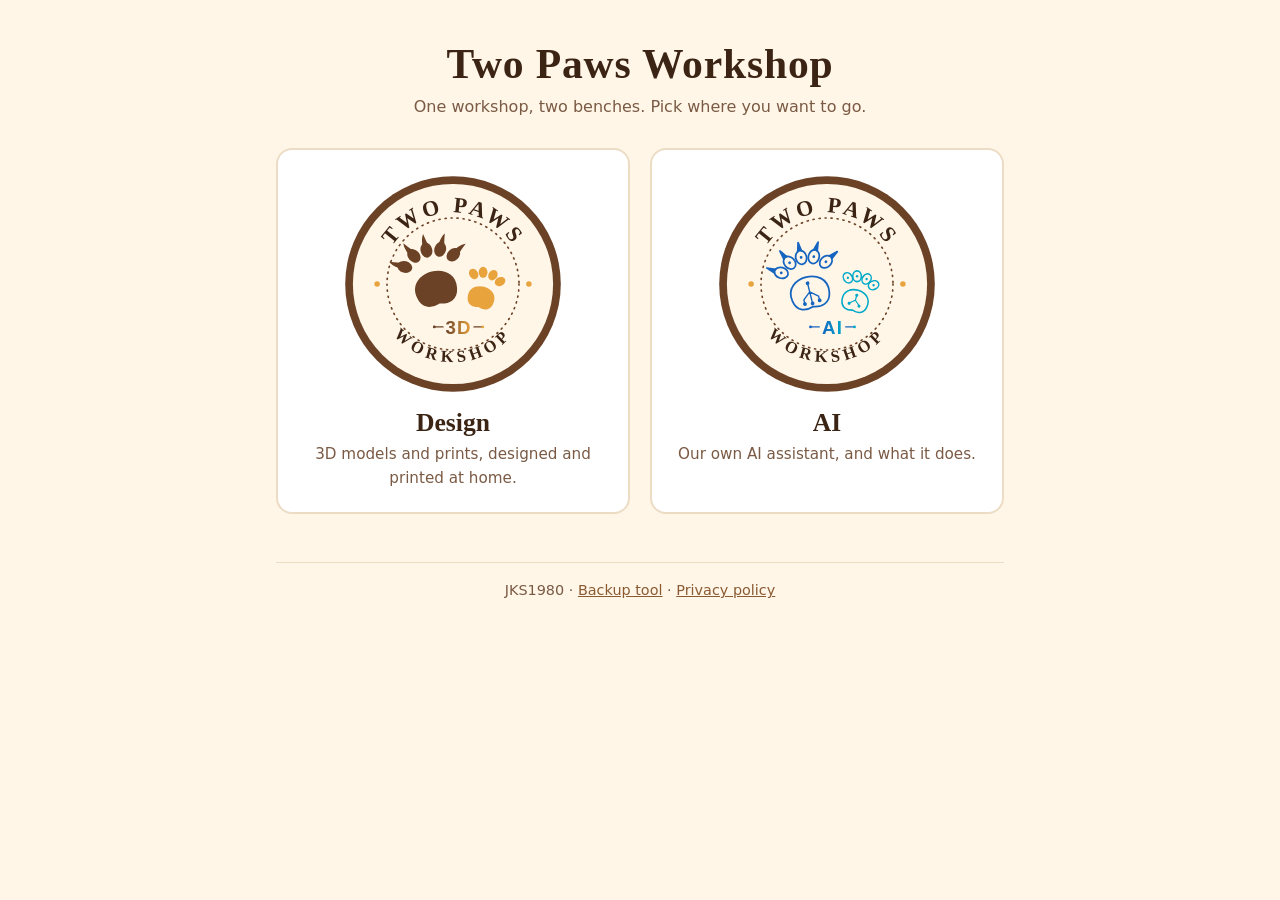
<file: index.html>
<!doctype html>
<html lang="en">
<head>
<meta charset="utf-8">
<meta name="viewport" content="width=device-width, initial-scale=1">
<title>Two Paws Workshop</title>
<meta name="description" content="Two Paws Workshop: 3D designs and AI projects by JKS1980.">
<link rel="icon" href="img/two-paws.svg" type="image/svg+xml">
<link rel="stylesheet" href="style.css">
</head>
<body class="home">
<main>
  <header class="hero">
    <h1>Two Paws Workshop</h1>
    <p class="sub">One workshop, two benches. Pick where you want to go.</p>
  </header>

  <nav class="choose" aria-label="Choose a section">
    <a class="door design" href="design.html">
      <img src="img/two-paws.svg" alt="Two Paws Workshop badge" width="220" height="220">
      <span class="name">Design</span>
      <span class="what">3D models and prints, designed and printed at home.</span>
    </a>
    <a class="door ai" href="ai.html">
      <img src="img/two-paws-ai.svg" alt="Two Paws Workshop AI badge" width="220" height="220">
      <span class="name">AI</span>
      <span class="what">Our own AI assistant, and what it does.</span>
    </a>
  </nav>

  <footer>
    JKS1980 · <a href="backup.html">Backup tool</a> · <a href="privacy.html">Privacy policy</a>
  </footer>
</main>
</body>
</html>
</file>
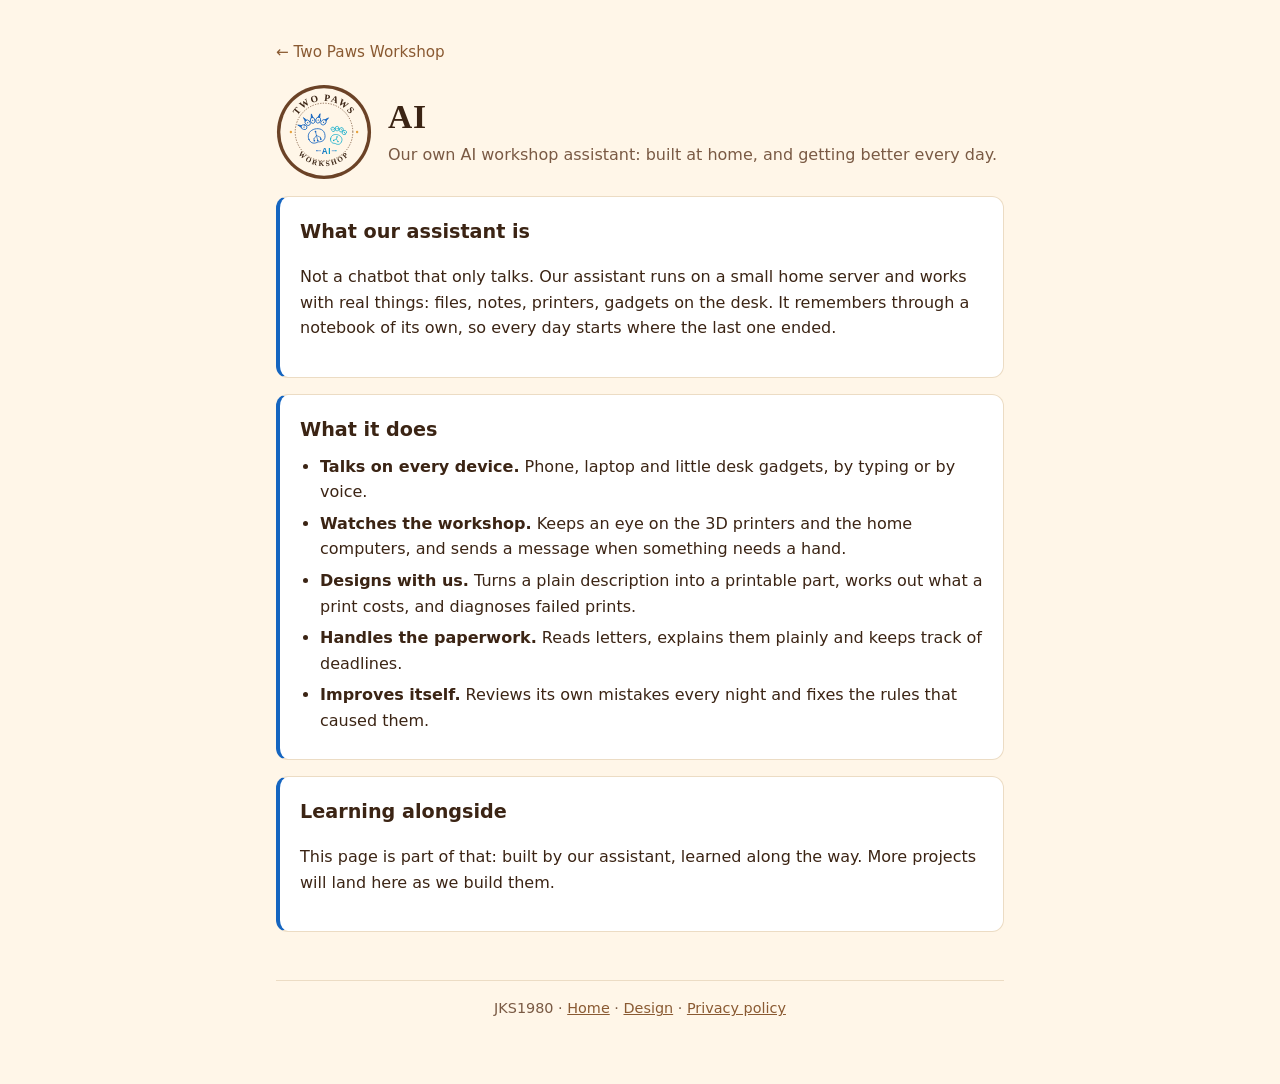
<file: ai.html>
<!doctype html>
<html lang="en">
<head>
<meta charset="utf-8">
<meta name="viewport" content="width=device-width, initial-scale=1">
<title>Two Paws AI</title>
<meta name="description" content="Two Paws Workshop AI: our own AI workshop assistant, built at home.">
<link rel="icon" href="img/two-paws-ai.svg" type="image/svg+xml">
<link rel="stylesheet" href="style.css">
</head>
<body class="ai">
<main>
  <p class="back"><a href="index.html">← Two Paws Workshop</a></p>
  <header class="page-head">
    <img src="img/two-paws-ai.svg" alt="" width="96" height="96">
    <div>
      <h1>AI</h1>
      <p class="sub">Our own AI workshop assistant: built at home, and getting better every day.</p>
    </div>
  </header>

  <div class="card">
    <h2>What our assistant is</h2>
    <p>Not a chatbot that only talks. Our assistant runs on a small home server and works with real things: files, notes, printers, gadgets on the desk. It remembers through a notebook of its own, so every day starts where the last one ended.</p>
  </div>

  <div class="card">
    <h2>What it does</h2>
    <ul>
      <li><strong>Talks on every device.</strong> Phone, laptop and little desk gadgets, by typing or by voice.</li>
      <li><strong>Watches the workshop.</strong> Keeps an eye on the 3D printers and the home computers, and sends a message when something needs a hand.</li>
      <li><strong>Designs with us.</strong> Turns a plain description into a printable part, works out what a print costs, and diagnoses failed prints.</li>
      <li><strong>Handles the paperwork.</strong> Reads letters, explains them plainly and keeps track of deadlines.</li>
      <li><strong>Improves itself.</strong> Reviews its own mistakes every night and fixes the rules that caused them.</li>
    </ul>
  </div>

  <div class="card">
    <h2>Learning alongside</h2>
    <p>This page is part of that: built by our assistant, learned along the way. More projects will land here as we build them.</p>
  </div>

  <footer>
    JKS1980 · <a href="index.html">Home</a> · <a href="design.html">Design</a> · <a href="privacy.html">Privacy policy</a>
  </footer>
</main>
</body>
</html>
</file>
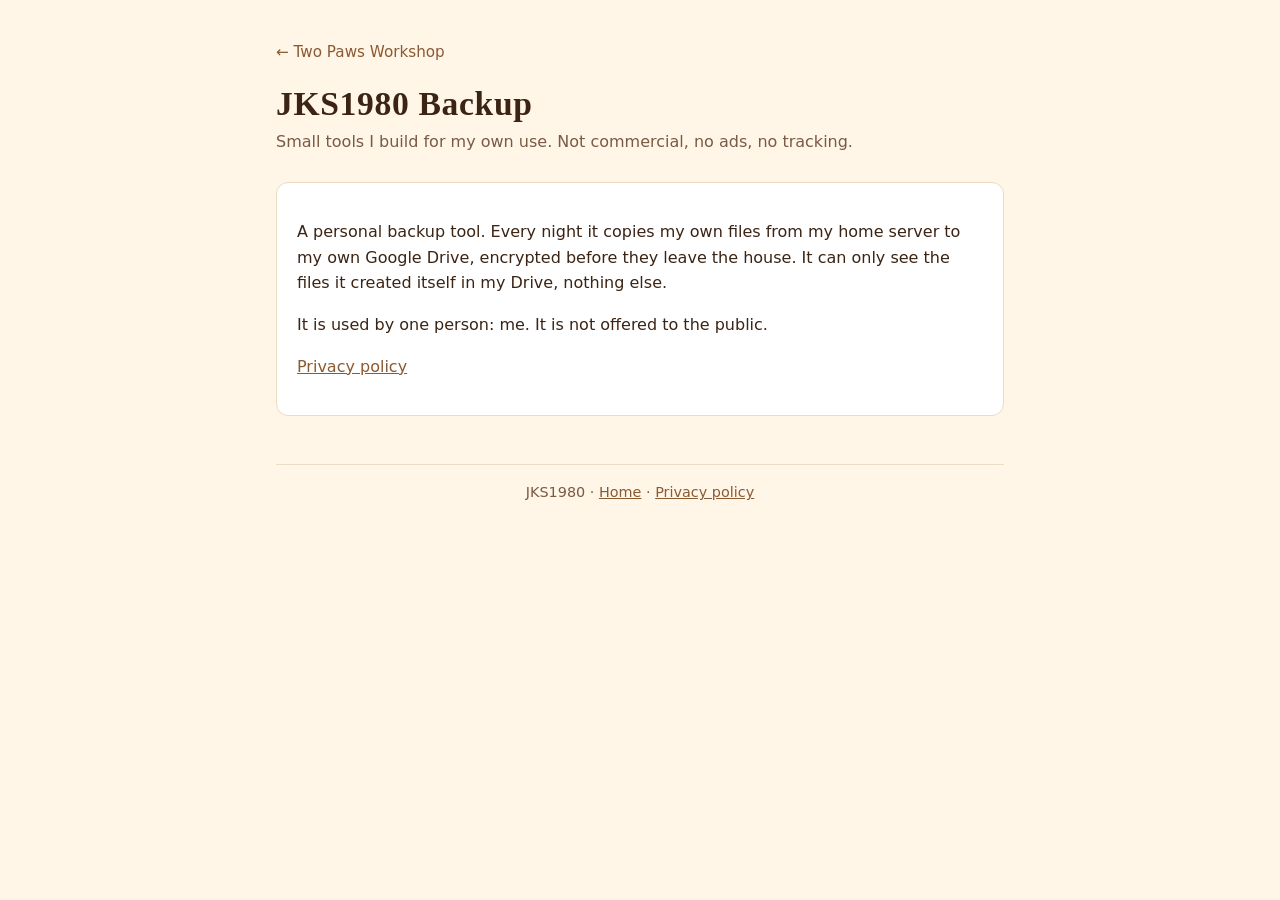
<file: backup.html>
<!doctype html>
<html lang="en">
<head>
<meta charset="utf-8">
<meta name="viewport" content="width=device-width, initial-scale=1">
<title>JKS1980 Backup</title>
<meta name="description" content="JKS1980 Backup: a personal backup tool by JKS1980.">
<link rel="icon" href="img/two-paws-ai.svg" type="image/svg+xml">
<link rel="stylesheet" href="style.css">
</head>
<body>
<main>
  <p class="back"><a href="index.html">← Two Paws Workshop</a></p>
  <h1>JKS1980 Backup</h1>
  <p class="sub">Small tools I build for my own use. Not commercial, no ads, no tracking.</p>

  <div class="card">
    <p>A personal backup tool. Every night it copies my own files from my home server to my own Google Drive, encrypted before they leave the house. It can only see the files it created itself in my Drive, nothing else.</p>
    <p>It is used by one person: me. It is not offered to the public.</p>
    <p><a href="privacy.html">Privacy policy</a></p>
  </div>

  <footer>
    JKS1980 · <a href="index.html">Home</a> · <a href="privacy.html">Privacy policy</a>
  </footer>
</main>
</body>
</html>
</file>
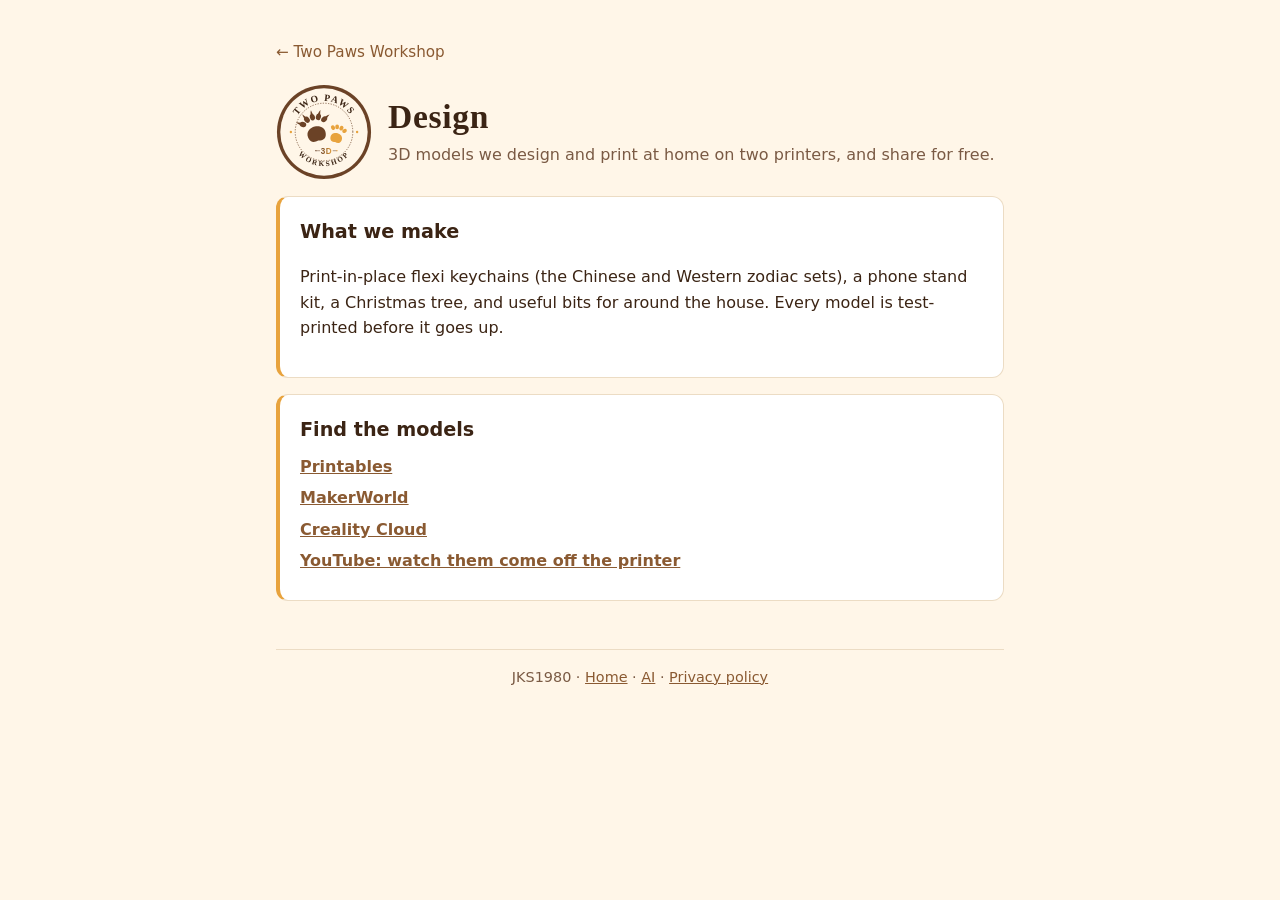
<file: design.html>
<!doctype html>
<html lang="en">
<head>
<meta charset="utf-8">
<meta name="viewport" content="width=device-width, initial-scale=1">
<title>Two Paws Design</title>
<meta name="description" content="Two Paws Workshop: 3D models designed and printed at home.">
<link rel="icon" href="img/two-paws.svg" type="image/svg+xml">
<link rel="stylesheet" href="style.css">
</head>
<body class="design">
<main>
  <p class="back"><a href="index.html">← Two Paws Workshop</a></p>
  <header class="page-head">
    <img src="img/two-paws.svg" alt="" width="96" height="96">
    <div>
      <h1>Design</h1>
      <p class="sub">3D models we design and print at home on two printers, and share for free.</p>
    </div>
  </header>

  <div class="card">
    <h2>What we make</h2>
    <p>Print-in-place flexi keychains (the Chinese and Western zodiac sets), a phone stand kit, a Christmas tree, and useful bits for around the house. Every model is test-printed before it goes up.</p>
  </div>

  <div class="card">
    <h2>Find the models</h2>
    <ul class="links">
      <li><a href="https://www.printables.com/@TwoPawsWorks_5611070">Printables</a></li>
      <li><a href="https://makerworld.com/en/@TwoPawsWorkshop">MakerWorld</a></li>
      <li><a href="https://www.crealitycloud.com/user-homepage/6769220259">Creality Cloud</a></li>
      <li><a href="https://www.youtube.com/@TwoPawsWorkshop">YouTube: watch them come off the printer</a></li>
    </ul>
  </div>

  <footer>
    JKS1980 · <a href="index.html">Home</a> · <a href="ai.html">AI</a> · <a href="privacy.html">Privacy policy</a>
  </footer>
</main>
</body>
</html>
</file>
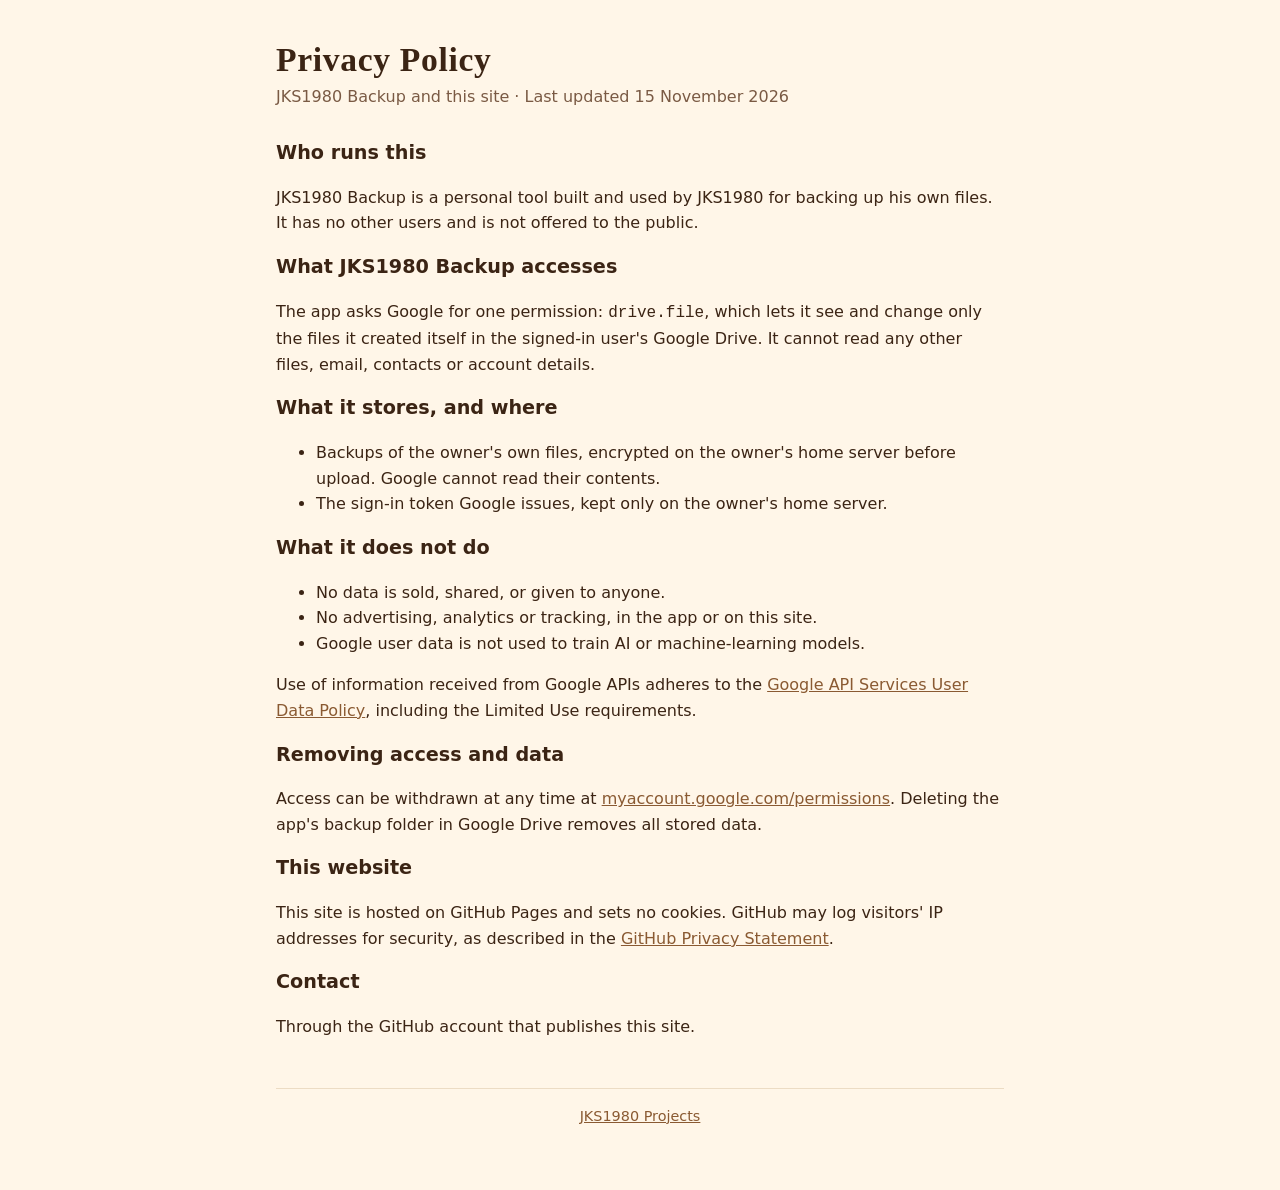
<file: privacy.html>
<!doctype html>
<html lang="en">
<head>
<meta charset="utf-8">
<meta name="viewport" content="width=device-width, initial-scale=1">
<title>Privacy Policy</title>
<meta name="description" content="Privacy policy for JKS1980 Backup and the JKS1980 project site.">
<link rel="stylesheet" href="style.css">
</head>
<body>
<main>
  <h1>Privacy Policy</h1>
  <p class="sub">JKS1980 Backup and this site · Last updated 15 November 2026</p>

  <h2>Who runs this</h2>
  <p>JKS1980 Backup is a personal tool built and used by JKS1980 for backing up his own files. It has no other users and is not offered to the public.</p>

  <h2>What JKS1980 Backup accesses</h2>
  <p>The app asks Google for one permission: <code>drive.file</code>, which lets it see and change only the files it created itself in the signed-in user's Google Drive. It cannot read any other files, email, contacts or account details.</p>

  <h2>What it stores, and where</h2>
  <ul>
    <li>Backups of the owner's own files, encrypted on the owner's home server before upload. Google cannot read their contents.</li>
    <li>The sign-in token Google issues, kept only on the owner's home server.</li>
  </ul>

  <h2>What it does not do</h2>
  <ul>
    <li>No data is sold, shared, or given to anyone.</li>
    <li>No advertising, analytics or tracking, in the app or on this site.</li>
    <li>Google user data is not used to train AI or machine-learning models.</li>
  </ul>
  <p>Use of information received from Google APIs adheres to the <a href="https://developers.google.com/terms/api-services-user-data-policy">Google API Services User Data Policy</a>, including the Limited Use requirements.</p>

  <h2>Removing access and data</h2>
  <p>Access can be withdrawn at any time at <a href="https://myaccount.google.com/permissions">myaccount.google.com/permissions</a>. Deleting the app's backup folder in Google Drive removes all stored data.</p>

  <h2>This website</h2>
  <p>This site is hosted on GitHub Pages and sets no cookies. GitHub may log visitors' IP addresses for security, as described in the <a href="https://docs.github.com/en/site-policy/privacy-policies/github-general-privacy-statement">GitHub Privacy Statement</a>.</p>

  <h2>Contact</h2>
  <p>Through the GitHub account that publishes this site.</p>

  <footer>
    <a href="index.html">JKS1980 Projects</a>
  </footer>
</main>
</body>
</html>
</file>
<file: style.css>
/* Two Paws Workshop site: brown/cream family colours; the AI side adds the circuit blue. */
:root {
  --bg: #FFF6E8;
  --fg: #3B2414;
  --muted: #7a5a44;
  --card: #ffffff;
  --line: #ecdcc4;
  --accent: #8a5a32;
  --design: #E8A33D;
  --ai: #1565C0;
}
@media (prefers-color-scheme: dark) {
  :root {
    --bg: #1c1410;
    --fg: #f3e7d6;
    --muted: #c2a98f;
    --card: #271c16;
    --line: #3d2d22;
    --accent: #e8a33d;
    --design: #E8A33D;
    --ai: #4aa8ff;
  }
}
* { box-sizing: border-box; }
body {
  margin: 0;
  background: var(--bg);
  color: var(--fg);
  font: 16px/1.6 system-ui, -apple-system, "Segoe UI", Roboto, sans-serif;
}
main { max-width: 760px; margin: 0 auto; padding: 40px 16px 64px; }
h1 { font: bold 2.1rem/1.2 Georgia, "Times New Roman", serif; margin: 0 0 4px; letter-spacing: .02em; }
h2 { font-size: 1.2rem; margin: 0 0 8px; }
.sub { color: var(--muted); margin: 0 0 28px; }
a { color: var(--accent); }
.back { margin: 0 0 20px; font-size: .95rem; }
.back a { text-decoration: none; }

/* start page */
.hero { text-align: center; margin-bottom: 8px; }
.hero h1 { font-size: 2.6rem; }
.choose { display: grid; grid-template-columns: 1fr 1fr; gap: 20px; }
.door {
  display: flex; flex-direction: column; align-items: center; text-align: center;
  background: var(--card); border: 2px solid var(--line); border-radius: 16px;
  padding: 24px 16px 22px; color: var(--fg); text-decoration: none;
  transition: transform .15s, border-color .15s, box-shadow .15s;
}
.door img { width: 100%; max-width: 220px; height: auto; }
.door .name { font: bold 1.6rem Georgia, "Times New Roman", serif; margin-top: 14px; }
.door .what { color: var(--muted); font-size: .95rem; margin-top: 4px; }
.door:hover, .door:focus-visible { transform: translateY(-3px); box-shadow: 0 8px 24px rgba(59,36,20,.12); outline: none; }
.door.design:hover, .door.design:focus-visible { border-color: var(--design); }
.door.ai:hover, .door.ai:focus-visible { border-color: var(--ai); }
@media (max-width: 560px) {
  .choose { grid-template-columns: 1fr; }
  .hero h1 { font-size: 1.9rem; }
  .door img { max-width: 180px; }
}

/* inner pages */
.page-head { display: flex; gap: 16px; align-items: center; margin-bottom: 8px; }
.page-head img { flex: none; width: 96px; height: 96px; }
.page-head .sub { margin: 0; }
.card {
  background: var(--card); border: 1px solid var(--line); border-radius: 12px;
  padding: 20px; margin: 16px 0;
}
.design .card { border-left: 4px solid var(--design); }
.ai .card { border-left: 4px solid var(--ai); }
.card ul { margin: 0; padding-left: 20px; }
.card li { margin: 6px 0; }
.links { list-style: none; padding: 0 !important; }
.links a { font-weight: 600; }
footer { color: var(--muted); font-size: .9rem; margin-top: 48px; border-top: 1px solid var(--line); padding-top: 16px; text-align: center; }
</file>
